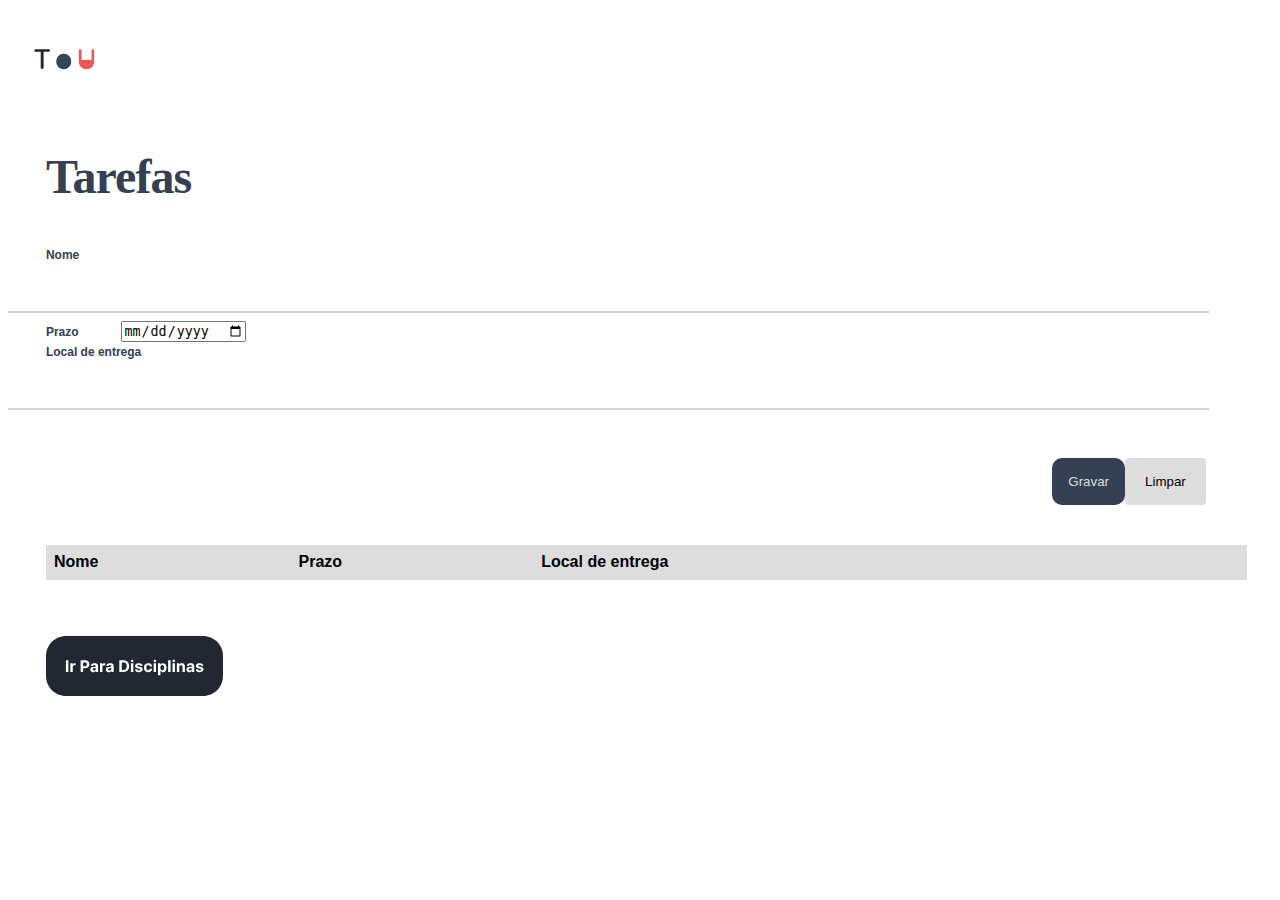
<file: index.html>
<!DOCTYPE html>
<html>

<head>
    <title>
        Tou - CRUD (Create, Read, Update, Delete)
    </title>
    <link rel="stylesheet" href="css/styles.css">
</head>

<body>
    <header><img class="logo" src="img/logo.svg"></header>

    <h2>Tarefas</h2>

    <form id="form">
        <div>
            <label>Nome</label>
            <input type="text" required="required" name="nome" id="nome">
        </div>
        <div>
            <label>Prazo</label>
            <input type="date" name="prazo" id="prazo">
        </div>
        <div>
            <label>Local de entrega</label>
            <input type="text" name="localEntrega" id="localEntrega">
        </div>
        <div class="rigth-bt">
            <input type="button" value="Gravar" id="botao" name="botao">
            <input type="button" value="Limpar" id="limpar" name="limpar">
        </div>
    </form>

    <table class="list" id="lista">
        <thead>
            <tr>
                <th style="background-color: #DDDDDD;">Nome</th>
                <th style="background-color: #DDDDDD;">Prazo</th>
                <th style="background-color: #DDDDDD;">Local de entrega</th>
                <th style="background-color: #DDDDDD;"></th>
                <th style="background-color: #DDDDDD;"></th>
            </tr>
        </thead>
        <tbody>

        </tbody>
    </table>
    </td>
    </tr>
    </table>
    <br>
    <div>
        <a href="disciplinas.html"> <img src="img/btIr.svg" alt=""></a>
    </div>
    <script src="js/classes.js"></script>
    <script src="js/script_tarefas.js"></script>
</body>

</html>
</file>
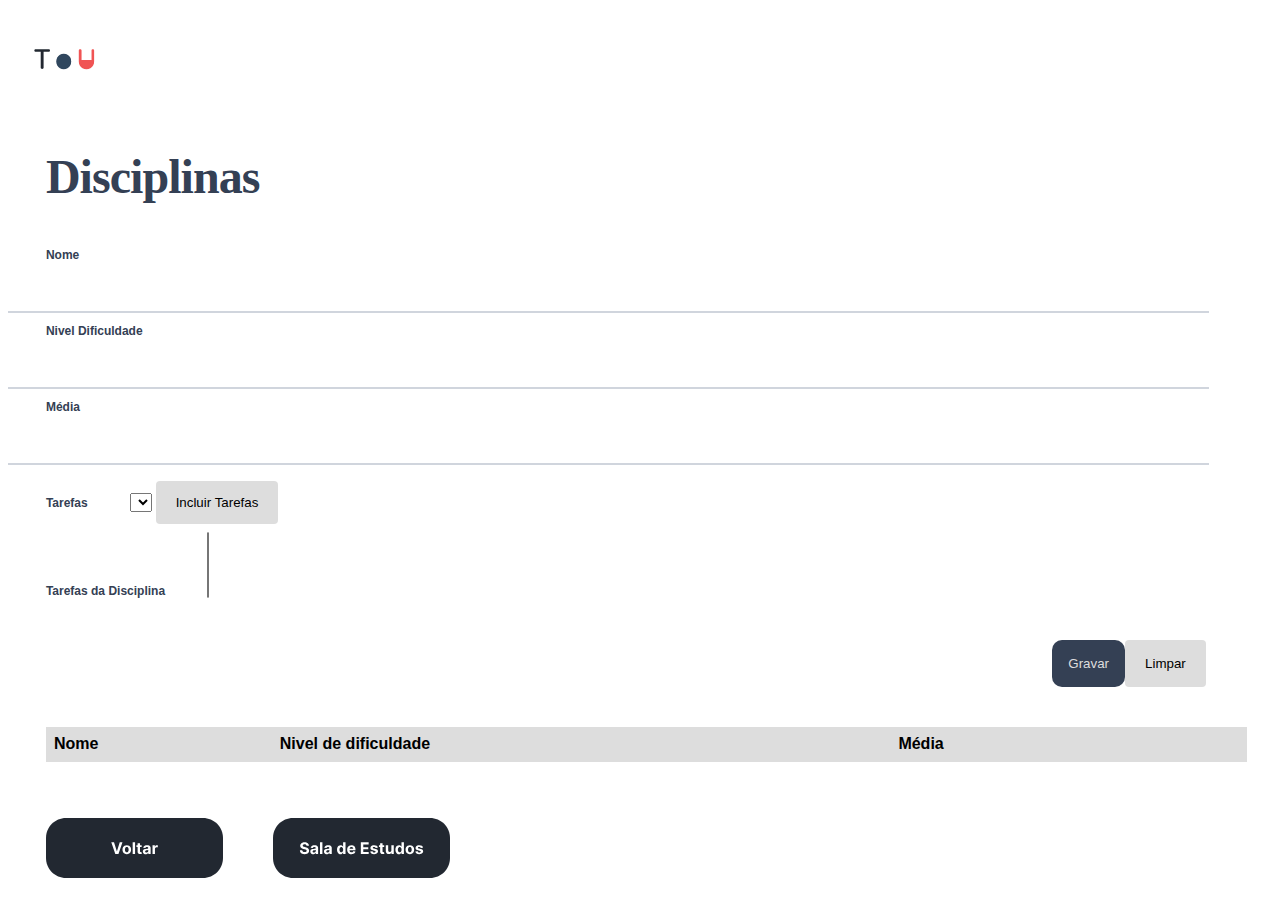
<file: disciplinas.html>
<!DOCTYPE html>
<html>

<head>
    <title>
        ToU- CRUD (Create, Read, Update, Delete)
    </title>
    <link rel="stylesheet" href="css/styles.css">
</head>

<body>
    <header><img class="logo" src="img/logo.svg"></header>
    <h2>Disciplinas</h2>

    <form id="form" onsubmit="event.preventDefault();" autocomplete="off">
        <div>
            <label>Nome</label><label class="validation-error hide" id="nomeValidationError">Campo obrigatório.</label>
            <input type="text" required="required" name="nome" id="nome">
        </div>
        <div>
            <label>Nivel Dificuldade</label>
            <input type="text" name="dificuldade" id="dificuldade">
        </div>
        <div>
            <label>Média</label>
            <input type="text" name="media" id="media">
        </div>

        <div>
            <label for="listTarefas">Tarefas</label>
            <select name="listTarefas" id="listTarefas">
                        </select>
            <input type="button" value="Incluir Tarefas" id="botaoTarefa" name="botaoTarefa">
        </div>
        <div>
            <label for="tarefas">Tarefas da Disciplina</label>
            <select name="tarefas" id="tarefas" multiple>
                        </select>
        </div>
        <div class="rigth-bt">
            <input type="button" value="Gravar" id="botao" name="botao">
            <input type="button" value="Limpar" id="limpar" name="limpar">
        </div>
    </form>

    <table class="list" id="lista">
        <thead>
            <tr>
                <th style="background-color: #DDDDDD;">Nome</th>
                <th style="background-color: #DDDDDD;">Nivel de dificuldade</th>
                <th style="background-color: #DDDDDD;">Média</th>
                <th style="background-color: #DDDDDD;"></th>
                <th style="background-color: #DDDDDD;"></th>
            </tr>
        </thead>
        <tbody>

        </tbody>
    </table>
    </td>
    </tr>
    </table>
    <br>
    <a href="index.html"> <img src="img/btVoltar.svg" alt="Voltar"></a>
    <a href="https://lifeat.io/?space=448"> <img src="img/btSalaDeEstudos.svg" alt="Sala de Estudos"></a>
    <script src="js/classes.js"></script>
    <script src="js/scriptDisc.js"></script>
</body>

</html>
</file>
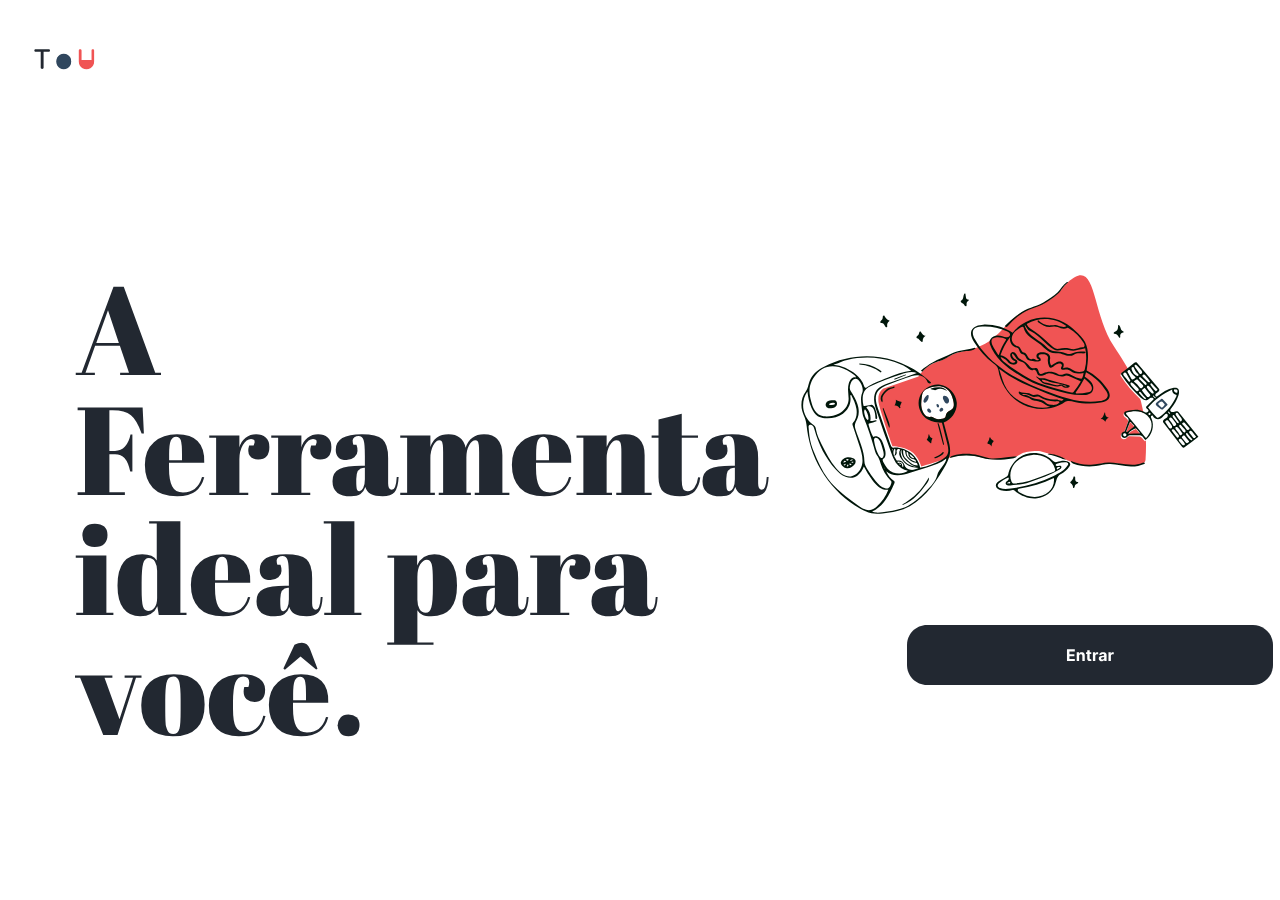
<file: initialPage.html>
<!DOCTYPE html>
<html lang="pt-BR">

<head>
    <meta charset="UTF-8">
    <title>ToU</title>
    <link rel="stylesheet" href="css/styles.css">
    <link rel="preconnect" href="https://fonts.googleapis.com">
    <link rel="preconnect" href="https://fonts.gstatic.com" crossorigin>
    <link href="https://fonts.googleapis.com/css2?family=Abril+Fatface&display=swap" rel="stylesheet">
</head>

<body>
    <header><img class="logo" src="img/logo.svg"></header>
    <div class="left">
        <br>
        <h1 style="font-size: 125px;">A Ferramenta <br>ideal para <br> você.</h1>
    </div>
    <div class="rigth">
        <img class="imgP" src="img/imageprincipal.svg" alt="">
    </div>
    <div class="bt">
        <a href="index.html"> <img src="img/btEntrar.svg" alt=""></a>
    </div>
</body>

</html>
</file>
<file: css/styles.css>
body>table {
        width: 70%;
    }
    
    .rigth {
        float: right;
        width: 35%;
        margin: 32px;
        padding: 32px;
        display: flex;
    }
    
    .rigth-bt {
        float: right;
        width: 15%;
        margin: 32px;
        display: flex;
    }
    
    .left {
        width: 30%;
        margin-left: 4%;
        margin-top: 3%;
        float: left;
        display: flex;
    }
    
    .imgP {
        height: 100%;
        width: 100%;
        float: right;
        display: flex;
        position: relative;
    }
    
    .bt {
        float: right;
        position: absolute;
        display: flex;
        left: 100px;
        margin-top: 40%;
        left: 70%;
    }
    
    .logo {
        position: relative;
        width: 8%;
        height: 8%;
        display: flex;
        margin: 0.3%;
    }
    
    label {
        position: relative;
        font-family: 'Roboto', sans-serif;
        font-style: normal;
        font-weight: bold;
        font-size: 12px;
        line-height: 18px;
        color: #344054;
        margin: 3%;
    }
    
    h1 {
        position: relative;
        width: 90%;
        height: 90%;
        left: 16px;
        top: 32px;
        font-family: 'Abril Fatface', cursive;
        font-style: normal;
        font-weight: normal;
        font-size: 150px;
        line-height: 96.4%;
        display: flex;
        align-items: flex-end;
        color: #222831;
    }
    
    table {
        border-collapse: collapse;
        width: 50%;
        margin: 3%
    }
    
    table.list {
        width: 95%;
    }
    
    td,
    th {
        height: 12px;
        border-bottom: 0.6px solid #dddddd;
        border-right: 0.6px solid #dddddd;
        text-align: left;
        font-family: 'Quicksand', sans-serif;
        align-items: center;
        padding: 8px;
    }
    
    #botao {
        margin-left: 1%;
        padding: 16px;
        border-radius: 10px;
        background-color: #344054;
        -webkit-appearance: none;
        -moz-appearance: none;
        appearance: none;
        color: #ddd;
    }
    
    input[type=text],
    input[type=number] {
        width: 95%;
        margin: 3%;
        padding: 12px 20px;
        margin: 8px 0;
        display: inline-block;
        border: 2px solid #D0D5DD;
        box-sizing: border-box;
        border-top: none;
        border-left: none;
        border-right: none;
    }
    
    h2 {
        position: static;
        width: 127px;
        height: 60px;
        margin: 3%;
        font-family: Inter;
        font-style: normal;
        font-weight: bold;
        font-size: 48px;
        line-height: 60px;
        letter-spacing: -0.02em;
        color: #344054;
        flex: none;
        order: 0;
    }
    
    input[type=submit] {
        width: 30%;
        background-color: #ddd;
        color: #000;
        padding: 14px 20px;
        margin: 8px 0;
        border: none;
        border-radius: 4px;
        cursor: pointer;
    }
    
    input[type=button] {
        padding: 16px;
        border-radius: 10px;
        background-color: #ddd;
        color: #000;
        padding: 14px 20px;
        margin: 8px 0;
        border: none;
        border-radius: 4px;
        cursor: pointer;
    }
    
    form div.form-action-buttons {
        text-align: right;
    }
    
    a {
        cursor: pointer;
        text-decoration: underline;
        color: #0000ee;
        margin-right: 4px;
    }
    
    label.validation-error {
        color: red;
        margin-left: 5px;
    }
    
    .hide {
        display: none;
    }
    
    img {
        margin-left: 3%;
        margin-right: 0.3%;
    }
    
    @import url('https://fonts.googleapis.com/css2=:wght@600&family=Solway:wght@500&display=swap');
    @import url('https://fonts.googleapis.com/css2?family=Roboto:wght@300&display=swap');
</file>
